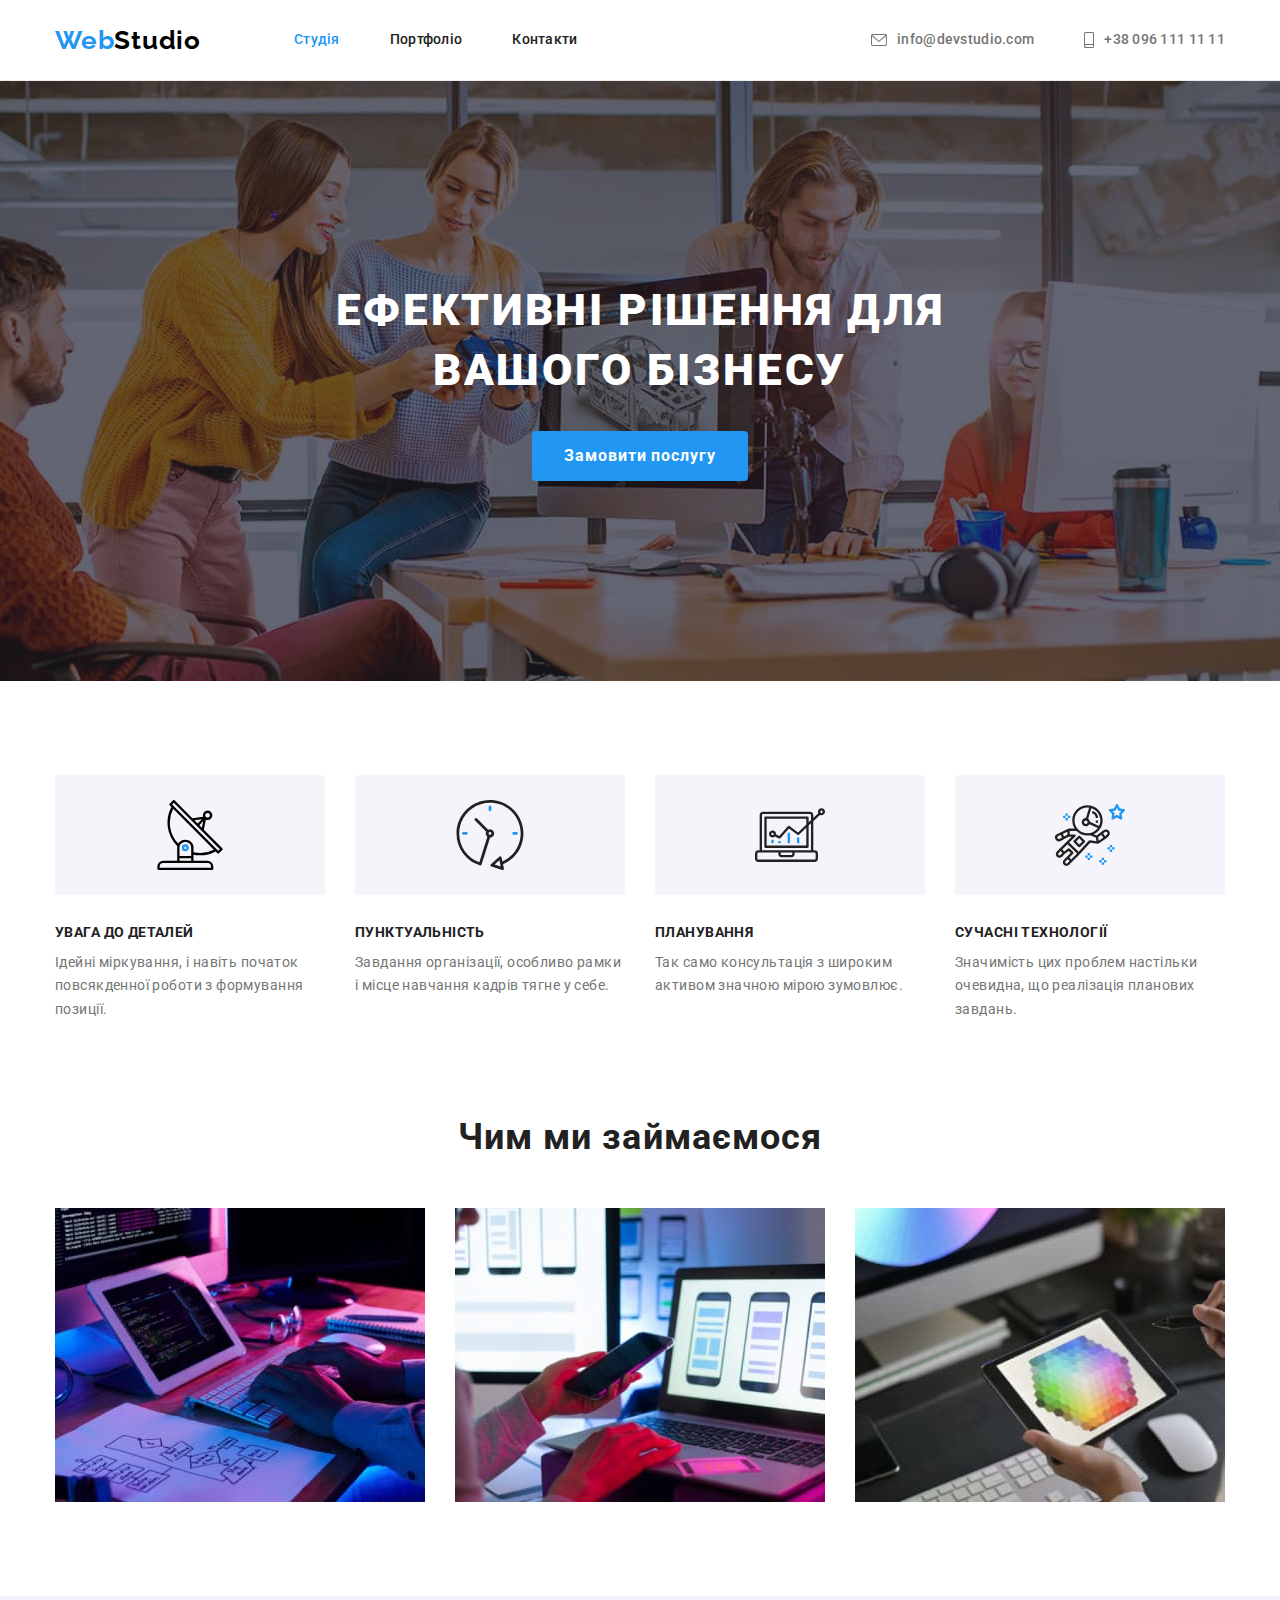
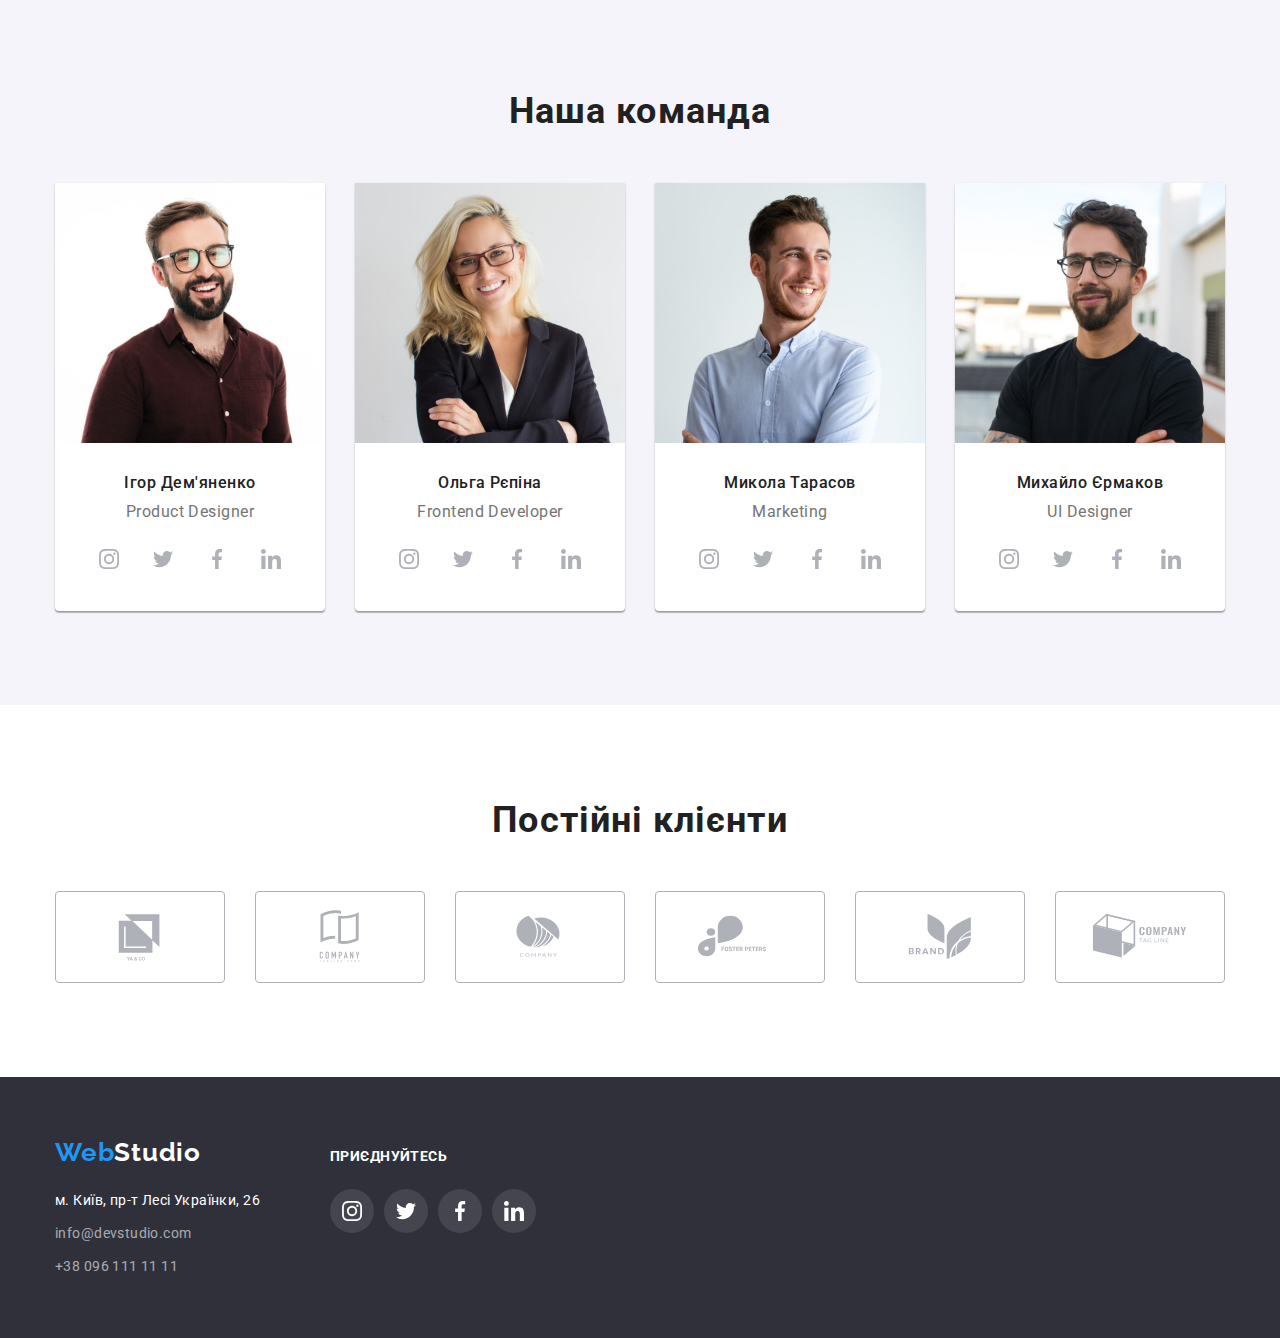
<file: index.html>
<!DOCTYPE html>
<html lang="uk">
  <head>
    <meta charset="UTF-8" />
    <meta http-equiv="X-UA-Compatible" content="IE=edge" />
    <meta name="viewport" content="width=device-width, initial-scale=1.0" />
    <title>Студія</title>
    <link rel="preconnect" href="https://fonts.googleapis.com" />
    <link rel="preconnect" href="https://fonts.gstatic.com" crossorigin />
    <link
      href="https://fonts.googleapis.com/css2?family=Raleway:wght@700&family=Roboto:wght@400;500;700;900&display=swap"
      rel="stylesheet"
    />
    <link rel="stylesheet" href="https://cdnjs.cloudflare.com/ajax/libs/modern-normalize/1.1.0/modern-normalize.min.css">
    <link rel="stylesheet" href="./css/styles.css " />
  </head>
  <body>
    <header class="header">
      <div class="container nav-contact">
      <nav class="nav-contact">
        <a lang="en" href="./index.html" class="logo">Web<span class="second-logo">Studio</span></a>
        <ul class="site-nav list">
          <li class="item"><a href="./index.html" class="link current">Студія</a></li>
          <li class="item"><a href="./portfolio.html" class="link">Портфоліо</a></li>
          <li class="item"><a href="" class="link">Контакти</a></li>
        </ul>
      </nav>
      <ul class="site-contact">
        <li class="item"><a href="mailto:info@devstudio.com" class="link"><svg class="mail-logo"><use href="./images/logo.svg#icon-envelope"></use></svg>info@devstudio.com</a></li>
        <li class="item"><a href="tel:+380961111111" class="link"><svg class="telephone-logo" ><use href="./images/logo.svg#icon-smartphone"></use></svg>+38 096 111 11 11</a></li>
      </ul>
    </div>
    </header>
    <main>
      <!--шапка-->
      <section class="hero">
        <div class="container">
        <h1 class="hero-title">Ефективні рішення для вашого бізнесу</h1>
        <button type="button" class="button">Замовити послугу</button>
      </div>
      </section>
      <!--особливості-->
      <section class="section">
        <div class="container">
        <h2 class="visually-hidden">Особливості</h2>
        <ul class="feature-list">
          <li class="item">
            <div class="thumb">
              <svg class="feature-icon icon-antena" wight="70" height="70">
                <use href="./images/logo.svg#icon-antenna"></use>
              </svg>
            </div>
            <h3 class="feature-title">увага до деталей</h3>
            <p>Ідейні міркування, і навіть початок повсякденної роботи з формування позиції.</p>
          </li>
          <li class="item">
            <div class="thumb">
              <svg class="feature-icon icon-clock" wight="70" height="70">
                <use href="./images/logo.svg#icon-clock"></use>
              </svg>
            </div>
            <h3 class="feature-title">пунктуальність</h3>
            <p>Завдання організації, особливо рамки і місце навчання кадрів тягне у себе.</p>
          </li>
          <li class="item">
            <div class="thumb">
              <svg class="feature-icon icon-diagram" wight="70" height="70">
                <use href="./images/logo.svg#icon-diagram"></use>
              </svg>
            </div>
            <h3 class="feature-title">планування</h3>
            <p>Так само консультація з широким активом значною мірою зумовлює.</p>
          </li>
          <li class="item">
            <div class="thumb">
              <svg class="feature-icon icon-astronaut" wight="70" height="70">
                <use href="./images/logo.svg#icon-astronaut"></use>
              </svg>
            </div>
            <h3 class="feature-title">сучасні технології</h3>
            <p>Значимість цих проблем настільки очевидна, що реалізація планових завдань.</p>
          </li>
        </ul>
      </div>
    </section>
      <!--Чим ми займаємось-->
      <section class="section work">
        <div class="container">
        <h2 class="section-title">Чим ми займаємося</h2>
        <ul class="work-list">
          <li class="pic"><img src="./images/img1.jpg" alt="Десктопні додатки" width="370" height="294" /></li>
          <li class="pic"><img src="./images/img2.jpg" alt="Мобільні додатки" width="370" height="294" /></li>
          <li class="pic"><img src="./images/img3.jpg" alt="Дизайнерські рішення" width="370" height="294" />
          </li>
        </ul>
      </div>
      </section>
      <!--Наша команда-->
      <section class="section team">
        <div class="container">
        <h2 class="section-title">Наша команда</h2>
        <ul class="team-list">
          <li class="card">
            <img class="photo" src="./images/img4.jpg" alt="фото Ігор Дем'яненко" width="270" height="260" />
            <div class="name">
            <h3 class="title">Ігор Дем'яненко</h3>
            <p lang="en" class="text">Product Designer</p>
            <ul class="team-social">
              <li class="item"><a class="link-social" href="./index.html" target="_blank" rel="noopener noreferrer">
                <svg class="logo-social" width="20" height="20">
                  <use href="./images/logo.svg#icon-instagram">
                  </use>
                </svg>
              </a></li>
              <li class="item"><a class="link-social" href="./index.html" target="_blank" rel="noopener noreferrer">
                <svg class="logo-social" width="20" height="20">
                  <use href="./images/logo.svg#icon-twitter">
                  </use>
                </svg>
              </a></li>
              <li class="item"><a class="link-social" href="./index.html" target="_blank" rel="noopener noreferrer">
                <svg class="logo-social" width="20" height="20">
                  <use href="./images/logo.svg#icon-facebook">
                  </use>
                </svg>
              </a></li>
              <li class="item"><a class="link-social" href="./index.html" target="_blank" rel="noopener noreferrer">
                <svg class="logo-social" width="20" height="20">
                  <use href="./images/logo.svg#icon-linkedin">
                  </use>
                </svg>
              </a></li>
            </ul>
            </div>
          </li>
          <li class="card">
            <img class="photo" src="./images/img5.jpg" alt="фото Ольга Рєпіна" width="270" height="260" />
            <div class="name">
            <h3 class="title">Ольга Рєпіна</h3>
            <p lang="en" class="text">Frontend Developer</p>
            <ul class="team-social">
              <li><a class="link-social" href="./index.html" target="_blank" rel="noopener noreferrer">
                  <svg width="20" height="20">
                    <use href="./images/logo.svg#icon-instagram">
                    </use>
                  </svg>
                </a></li>
              <li><a class="link-social" href="./index.html" target="_blank" rel="noopener noreferrer">
                  <svg width="20" height="20">
                    <use href="./images/logo.svg#icon-twitter">
                    </use>
                  </svg>
                </a></li>
              <li><a class="link-social" href="./index.html" target="_blank" rel="noopener noreferrer">
                  <svg width="20" height="20">
                    <use href="./images/logo.svg#icon-facebook">
                    </use>
                  </svg>
                </a></li>
              <li><a class="link-social" href="./index.html" target="_blank" rel="noopener noreferrer">
                  <svg width="20" height="20">
                    <use href="./images/logo.svg#icon-linkedin">
                    </use>
                  </svg>
                </a></li>
            </ul>
            </div>
          </li>
          <li class="card">
            <img class="photo" src="./images/img6.jpg" alt="фото Микола Тарасов" width="270" height="260" />
            <div class="name">
            <h3 class="title">Микола Тарасов</h3>
            <p lang="en" class="text">Marketing</p>
            <ul class="team-social">
              <li><a class="link-social" href="./index.html" target="_blank" rel="noopener noreferrer">
                  <svg width="20" height="20">
                    <use href="./images/logo.svg#icon-instagram">
                    </use>
                  </svg>
                </a></li>
              <li><a class="link-social" href="./index.html" target="_blank" rel="noopener noreferrer">
                  <svg width="20" height="20">
                    <use href="./images/logo.svg#icon-twitter">
                    </use>
                  </svg>
                </a></li>
              <li><a class="link-social" href="./index.html" target="_blank" rel="noopener noreferrer">
                  <svg width="20" height="20">
                    <use href="./images/logo.svg#icon-facebook">
                    </use>
                  </svg>
                </a></li>
              <li><a class="link-social" href="./index.html" target="_blank" rel="noopener noreferrer">
                  <svg width="20" height="20">
                    <use href="./images/logo.svg#icon-linkedin">
                    </use>
                  </svg>
                </a></li>
            </ul>
            </div>
          </li>
          <li class="card">
            <img class="photo" src="./images/img7.jpg" alt="фото Михайло Єрмаков" width="270" height="260" />
            <div class="name">
            <h3 class="title">Михайло Єрмаков</h3>
            <p lang="en" class="text">UI Designer</p>
            <ul class="team-social">
              <li><a class="link-social" href="./index.html" target="_blank" rel="noopener noreferrer">
                  <svg width="20" height="20">
                    <use href="./images/logo.svg#icon-instagram">
                    </use>
                  </svg>
                </a></li>
              <li><a class="link-social" href="./index.html" target="_blank" rel="noopener noreferrer">
                  <svg width="20" height="20">
                    <use href="./images/logo.svg#icon-twitter">
                    </use>
                  </svg>
                </a></li>
              <li><a class="link-social" href="./index.html" target="_blank" rel="noopener noreferrer">
                  <svg width="20" height="20">
                    <use href="./images/logo.svg#icon-facebook">
                    </use>
                  </svg>
                </a></li>
              <li><a class="link-social" href="./index.html" target="_blank" rel="noopener noreferrer">
                  <svg width="20" height="20">
                    <use href="./images/logo.svg#icon-linkedin">
                    </use>
                  </svg>
                </a></li>
            </ul>
            </div>
          </li>
        </ul>
      </div>
      </section>
      <section class="section">
        <div class="container">
          <h2 class="section-title">Постійні клієнти</h2>
          <ul class="client-list">
            <li class="item"><a class="link" href="./index.html" target="_blank" rel="noopener noreferrer">
              <svg class="logo-company" width="106" height="60">
                <use href="./images/logo.svg#icon-logo1"></use>
              </svg>
            </a></li>
            <li class="item"><a class="link" href="./index.html" target="_blank" rel="noopener noreferrer">
              <svg class="logo-company" width="106" height="60">
                <use href="./images/logo.svg#icon-logo2"></use>
              </svg>
            </a></li>
            <li class="item"><a class="link" href="./index.html" target="_blank" rel="noopener noreferrer">
              <svg class="logo-company" width="106" height="60">
                <use href="./images/logo.svg#icon-logo3"></use>
              </svg>
            </a></li>
            <li class="item"><a class="link" href="./index.html" target="_blank" rel="noopener noreferrer">
              <svg class="logo-company" width="106" height="60">
                <use href="./images/logo.svg#icon-logo4"></use>
              </svg>
            </a></li>
            <li class="item"><a class="link" href="./index.html" target="_blank" rel="noopener noreferrer">
              <svg class="logo-company" width="106" height="60">
                <use href="./images/logo.svg#icon-logo5"></use>
              </svg>
            </a></li>
            <li class="item"><a class="link" href="./index.html" target="_blank" rel="noopener noreferrer">
              <svg class="logo-company" width="106" height="60">
                <use href="./images/logo.svg#icon-logo6"></use>
              </svg>
            </a></li>
          </ul>
        </div>
      </section>
    </main>
    <footer class="section footer">
      <div class="container">
      <div class="footer-adress">
      <a lang="en" href="./index.html" class="logo">Web<span class="logo-studio">Studio</span></a>
      <address class="address-box">
        <ul>
          <li class="item">
            <a
              href="https://goo.gl/maps/CPtrU1FHBa2aNyZL9"
              class="link map"
              target="_blank"
              rel="noopener noreferrer nofollow"
              >м. Київ, пр-т Лесі Українки, 26</a
            >
          </li>
          <li class="item"><a href="mailto:info@devstudio.com" class="link">info@devstudio.com</a> <br /></li>
          <li class="item"><a href="tel:+380961111111" class="link">+38 096 111 11 11</a></li>
        </ul>
      </address>
      </div>
      <div class="footer-media">
        <b class="join-in">приєднуйтесь</b>
        <ul class="footer-social">
          <li class="item"><a class="link-social" href="./index.html" target="_blank" rel="noopener noreferrer">
              <svg class="logo-social" width="20" height="20">
                <use href="./images/logo.svg#icon-instagram">
                </use>
              </svg>
            </a></li>
          <li class="item"><a class="link-social" href="./index.html" target="_blank" rel="noopener noreferrer">
              <svg class="logo-social" width="20" height="20">
                <use href="./images/logo.svg#icon-twitter">
                </use>
              </svg>
            </a></li>
          <li class="item"><a class="link-social" href="./index.html" target="_blank" rel="noopener noreferrer">
              <svg class="logo-social" width="20" height="20">
                <use href="./images/logo.svg#icon-facebook">
                </use>
              </svg>
            </a></li>
          <li class="item"><a class="link-social" href="./index.html" target="_blank" rel="noopener noreferrer">
              <svg class="logo-social" width="20" height="20">
                <use href="./images/logo.svg#icon-linkedin">
                </use>
              </svg>
            </a></li>
        </ul>
      </div>
      </div>
    </footer>
  </body>
</html>
</file>
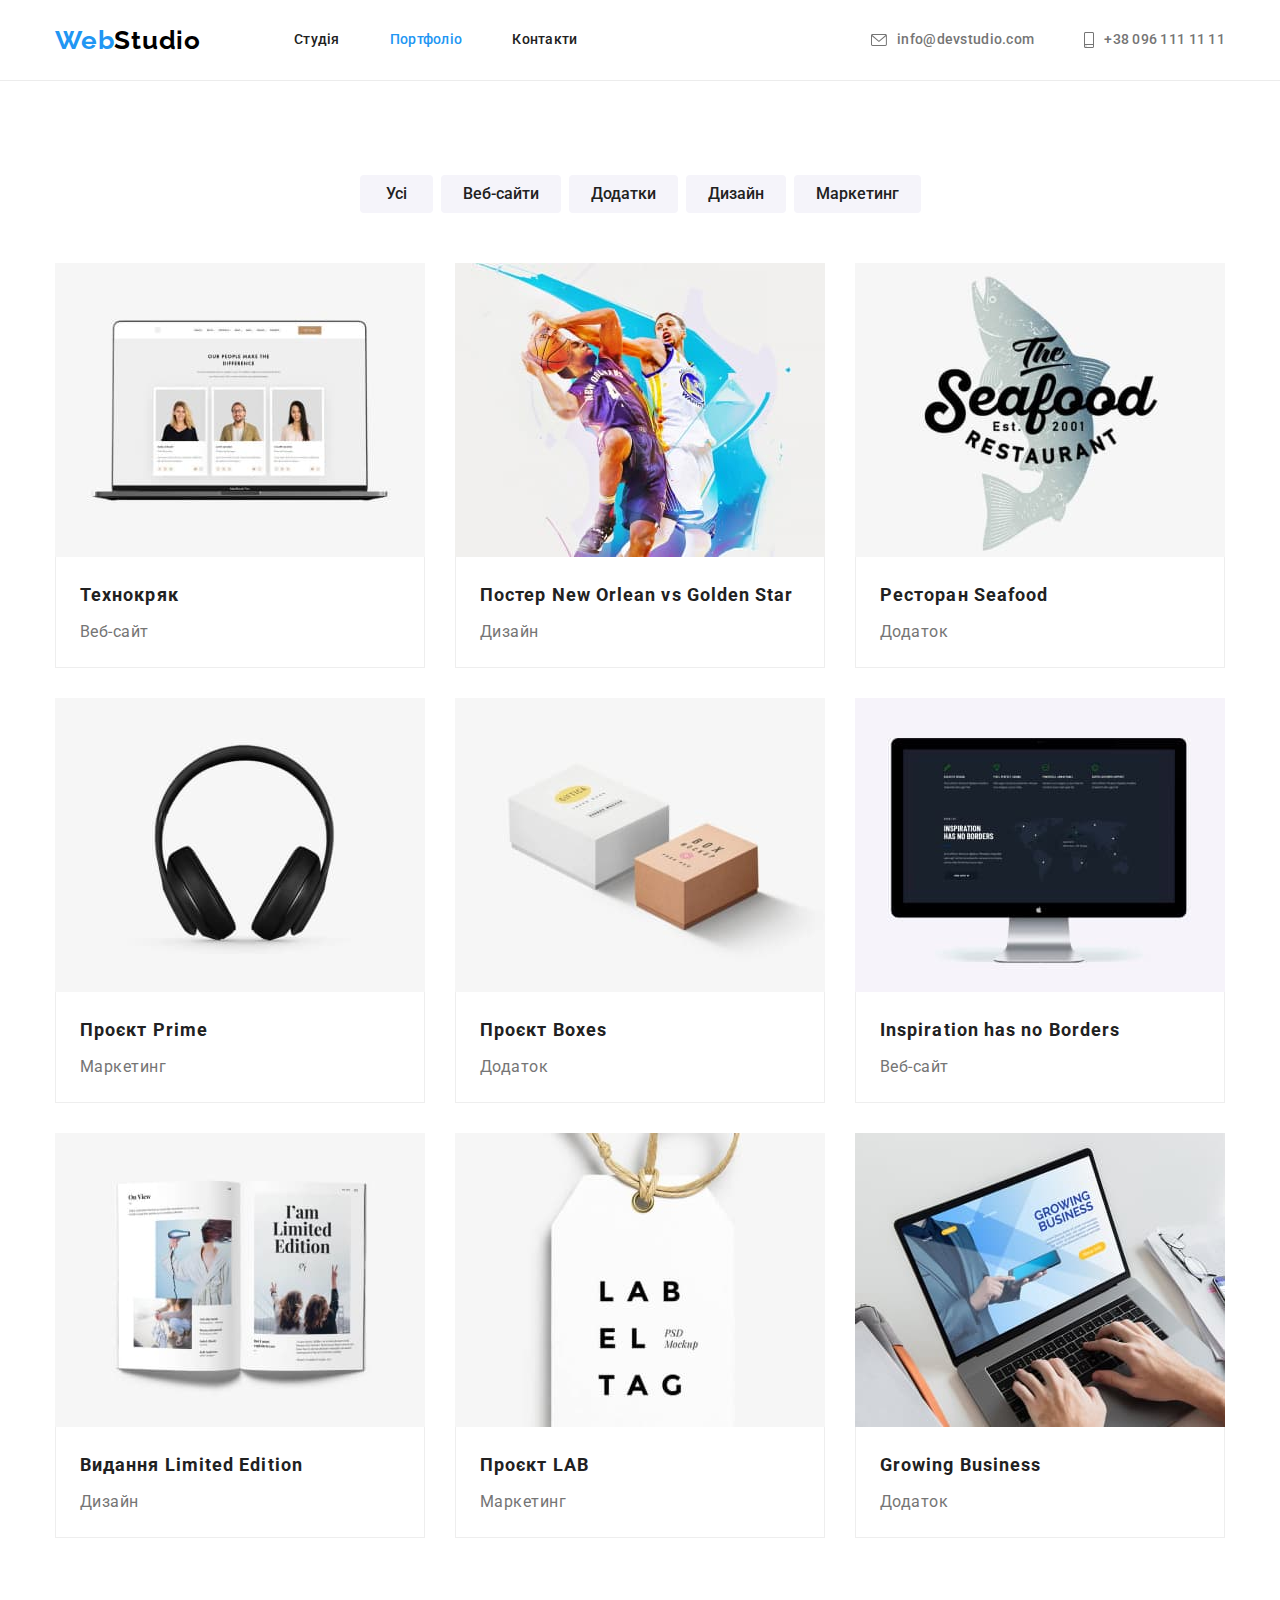
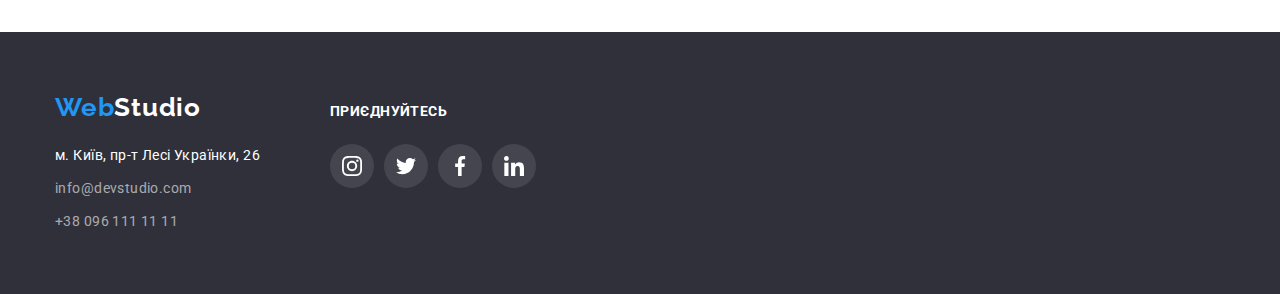
<file: portfolio.html>
<!DOCTYPE html>
<html lang="uk">
  <head>
    <meta charset="UTF-8" />
    <meta http-equiv="X-UA-Compatible" content="IE=edge" />
    <meta name="viewport" content="width=device-width, initial-scale=1.0" />
    <title>Портфоліо</title>
    <link rel="preconnect" href="https://fonts.googleapis.com" />
    <link rel="preconnect" href="https://fonts.gstatic.com" crossorigin />
    <link
      href="https://fonts.googleapis.com/css2?family=Raleway:wght@700&family=Roboto:wght@400;500;700;900&display=swap"
      rel="stylesheet"
    />
    <link rel="stylesheet" href="https://cdnjs.cloudflare.com/ajax/libs/modern-normalize/1.1.0/modern-normalize.min.css">
    <link rel="stylesheet" href="./css/styles.css" />
  </head>
  <body>
    <header class="header">
      <div class="container nav-contact">
        <nav class="nav-contact">
          <a lang="en" href="./index.html" class="logo">Web<span class="second-logo">Studio</span></a>
          <ul class="site-nav list">
            <li class="item"><a href="./index.html" class="link">Студія</a></li>
            <li class="item"><a href="./portfolio.html" class="link current">Портфоліо</a></li>
            <li class="item"><a href="" class="link">Контакти</a></li>
          </ul>
        </nav>
        <ul class="site-contact">
          <li class="item"><a href="mailto:info@devstudio.com" class="link"><svg class="mail-logo">
                <use href="./images/logo.svg#icon-envelope"></use>
              </svg>info@devstudio.com</a></li>
          <li class="item"><a href="tel:+380961111111" class="link"><svg class="telephone-logo">
                <use href="./images/logo.svg#icon-smartphone"></use>
              </svg>+38 096 111 11 11</a></li>
        </ul>
      </div>
    </header>
    <main>
      <!--Портфоліо-->
      <section class="section">
        <div class="container"> 
        <h1 class="visually-hidden">Портфоліо</h1>
        <ul class="list-filter">
          <li class="item"><button type="button" class="button-filter">Усі</button></li>
          <li class="item"><button type="button" class="button-filter">Веб-сайти</button></li>
          <li class="item"><button type="button" class="button-filter">Додатки</button></li>
          <li class="item"><button type="button" class="button-filter">Дизайн</button></li>
          <li class="item"><button type="button" class="button-filter">Маркетинг</button></li>
        </ul>
        <ul class="list-portfolio">
          <li class="element">
            <a href="" target="_blank" rel="noopener noreferrer" class="list-link"><img class="pic" src="./images/portfolio/img1.jpg" alt="ноутбук з фото команди" width="370" />
              <div class="name">
              <h2 class="portfolio-title">Технокряк</h2>
              <p class="portfolio-text">Веб-сайт</p>
              </div>
            </a>
          </li>
          <li class="element">
            <a href="" target="_blank" rel="noopener noreferrer" class="list-link"><img class="pic" src="./images/portfolio/img2.jpg" alt="постер гра в баскетбол" width="370" />
              <div class="name">
              <h2 class="portfolio-title">Постер New Orlean vs Golden Star</h2>
              <p class="portfolio-text">Дизайн</p>
              </div>
            </a>
          </li>
          <li class="element">
            <a href="" target="_blank" rel="noopener noreferrer" class="list-link"><img class="pic" src="./images/portfolio/img3.jpg" alt="назва ресторану на фоні риби" width="370"/>
              <div class="name">
              <h2 class="portfolio-title">Ресторан Seafood</h2>
              <p class="portfolio-text">Додаток</p>
              </div>
            </a>
          </li>
          <li class="element">
            <a href="" target="_blank" rel="noopener noreferrer" class="list-link"><img class="pic" src="./images/portfolio/img4.jpg" alt="навушники" width="370" />
              <div class="name">
              <h2 class="portfolio-title">Проєкт Prime</h2>
              <p class="portfolio-text">Маркетинг</p>
              </div>
            </a>
          </li>
          <li class="element">
            <a href="" target="_blank" rel="noopener noreferrer" class="list-link"><img class="pic" src="./images/portfolio/img5.jpg" alt="коричневий та білий бокси" width="370" />
              <div class="name">
              <h2 class="portfolio-title">Проєкт Boxes</h2>
              <p class="portfolio-text">Додаток</p>
              </div>
            </a>
          </li>
          <li class="element">
            <a href="" target="_blank" rel="noopener noreferrer" class="list-link"><img class="pic" src="./images/portfolio/img6.jpg" alt="монітор" width="370" />
              <div class="name">
              <h2 class="portfolio-title">Inspiration has no Borders</h2>
              <p class="portfolio-text">Веб-сайт</p>
              </div>
            </a>
          </li>
          <li class="element">
            <a href="" target="_blank" rel="noopener noreferrer" class="list-link"><img class="pic" src="./images/portfolio/img7.jpg" alt="книга" width="370" />
              <div class="name">
              <h2 class="portfolio-title">Видання Limited Edition</h2>
              <p class="portfolio-text">Дизайн</p>
              </div>
            </a>  
          </li>
          <li class="element">
            <a href="" target="_blank" rel="noopener noreferrer" class="list-link"><img class="pic" src="./images/portfolio/img8.jpg" alt="етикетка з лейбом" width="370" />
              <div class="name">
              <h2 class="portfolio-title">Проєкт LAB</h2>
              <p class="portfolio-text">Маркетинг</p>
              </div>
            </a>
          </li>
          <li class="element">
            <a href="" target="_blank" rel="noopener noreferrer" class="list-link"><img class="pic" src="./images/portfolio/img9.jpg" alt="ноутбук" width="370" />
              <div class="name">
              <h2 class="portfolio-title">Growing Business</h2>
              <p class="portfolio-text">Додаток</p>
              </div>
            </a>
          </li>
        </ul>
        </div>
      </section>
    </main>
    <footer class="section footer">
      <div class="container">
        <div class="footer-adress">
          <a lang="en" href="./index.html" class="logo">Web<span class="logo-studio">Studio</span></a>
          <address class="address-box">
            <ul>
              <li class="item">
                <a href="https://goo.gl/maps/CPtrU1FHBa2aNyZL9" class="link map" target="_blank"
                  rel="noopener noreferrer nofollow">м. Київ, пр-т Лесі Українки, 26</a>
              </li>
              <li class="item"><a href="mailto:info@devstudio.com" class="link">info@devstudio.com</a> <br /></li>
              <li class="item"><a href="tel:+380961111111" class="link">+38 096 111 11 11</a></li>
            </ul>
          </address>
        </div>
        <div class="footer-media">
          <b class="join-in">приєднуйтесь</b>
          <ul class="footer-social">
            <li class="item"><a class="link-social" href="./index.html" target="_blank" rel="noopener noreferrer">
                <svg class="logo-social" width="20" height="20">
                  <use href="./images/logo.svg#icon-instagram">
                  </use>
                </svg>
              </a></li>
            <li class="item"><a class="link-social" href="./index.html" target="_blank" rel="noopener noreferrer">
                <svg class="logo-social" width="20" height="20">
                  <use href="./images/logo.svg#icon-twitter">
                  </use>
                </svg>
              </a></li>
            <li class="item"><a class="link-social" href="./index.html" target="_blank" rel="noopener noreferrer">
                <svg class="logo-social" width="20" height="20">
                  <use href="./images/logo.svg#icon-facebook">
                  </use>
                </svg>
              </a></li>
            <li class="item"><a class="link-social" href="./index.html" target="_blank" rel="noopener noreferrer">
                <svg class="logo-social" width="20" height="20">
                  <use href="./images/logo.svg#icon-linkedin">
                  </use>
                </svg>
              </a></li>
          </ul>
        </div>
      </div>
    </footer>
  </body>
</html>
</file>
<file: css/styles.css>
/* основний колір тексту #212121 */
/* додатковий колір тексту #757575 */
/* акцент #2196F3 */
/* білий #FFFFFF */
/* основний колір фону #FFFFFF */
/* додатковий колір фону герой та футер #2F303A */
/* додатковий колір фону наша команда #F5F4FA  */
/* мейл та моб в футері rgba(255, 255, 255, 0.6) */


html {
  box-sizing: border-box;
}

*,
*::before,
*::after {
  box-sizing: inherit;
}

:root {
  --primary-text-color: #757575;
  --title-text-color: #212121;
  --accent-color: #2196f3;
  --primary-white-color: #ffffff;
  --primary-bg-color: #ffffff;
  --address-text-color: rgba(255, 255, 255, 0.6);
  --secondary-bg-color: #2f303a;
  --team-bg-color: #f5f4fa;
  --button-active-bg-color: #188CE8;
  --third-bg-color: #AFB1B8;
}

body {
  margin: 0;

  color: var(--primary-text-color);
  background-color: var(--primary-bg-color);
  font-family: 'Roboto', sans-serif;
  font-size: 14px;
  line-height: 1.71;
  letter-spacing: 0.03em;
}

h1, h2, h3, h4, h5, h6,
ul,
p {
  padding: 0;
  margin: 0;
}

/* HEADER */

/* logo */

.header {
  border-bottom: 1px solid #ECECEC;;
}

.nav-contact {
  display: flex;
  align-items: center;
}

.logo {
  /* margin-bottom: 20px; */

  color: var(--accent-color);
  font-family: 'Raleway', sans-serif;
  font-weight: 700;
  font-size: 26px;
  line-height: 1.19;
  letter-spacing: 0.03em;
  text-decoration: none;
}

.second-logo {
  color: #000000;
}

ul {
  list-style: none;
}

/* site-nav */

.site-nav {
  display: flex;
  margin-left: 93px;
}

.site-nav .item + .item {
  margin-left: 50px;
}

.site-nav .link {
  display: block;
  padding-top: 32px;
  padding-bottom: 32px;

  color: var(--title-text-color);
  font-weight: 500;
  font-size: 14px;
  line-height: 1.14;
  letter-spacing: 0.02em;
  text-decoration: none;
 
}

.site-nav .link:hover,
.site-nav .link:focus {
  color: var(--accent-color);
}

/* site-contact */

.site-contact {
  display: flex;
  margin-left: auto;
}

.site-contact .item + .item {
  margin-left: 50px;
}

.site-contact .link {
  display: flex;
  padding-top: 32px;
  padding-bottom: 32px;
  align-items: center;

  color: var(--primary-text-color);
  font-weight: 500;
  font-size: 14px;
  line-height: 1.14;
  letter-spacing: 0.02em;
  text-decoration: none;
}

.site-contact .link:hover,
.site-contact .link:focus {
  color: var(--accent-color);
}

.site-nav .link.current {
  color: var(--accent-color);
}

.mail-logo {
  width: 16px;
  height: 12px;
  margin-right: 10px;
  fill: currentColor;
}

.telephone-logo {
  width: 10px;
  height: 16px;
  margin-right: 10px;
  fill: currentColor;
}

/* Стилі для index.html */
/* MAIN */
/* hero */

.hero {
  margin: 0 auto;
  padding-top: 200px;
  padding-bottom: 200px;
  max-width: 1600px;
  padding-left: 15px;
  padding-right: 15px;
  background: linear-gradient(rgba(47, 48, 58, 0.4), rgba(47, 48, 58, 0.4)), url(../images/bghero.jpg);
  background-size: cover;
  background-position: center;
  background-repeat: no-repeat;
  text-align: center;
}

.hero-title {
  max-width: 696px;
  margin: 0 auto 30px;

  color: var(--primary-white-color);
  font-weight: 900;
  font-size: 44px;
  line-height: 1.36;
  letter-spacing: 0.06em;
  text-transform: uppercase;
}

.button {
  display: inline-block;
  border-radius: 4px;
  padding: 10px 32px;
  min-width: 216px;
  border: none;

  color: var(--primary-white-color);
  background-color: var(--accent-color);
  font-family: inherit;
  font-weight: 700;
  font-size: 16px;
  line-height: 1.87;
  letter-spacing: 0.06em;
  cursor: pointer;
}

.button:hover,
.button:focus {
  background-color: var(--button-active-bg-color)
}

/* section */

.section {
  padding: 94px 0;

}

.container {
  width: 1200px;
  padding-left: 15px;
  padding-right: 15px;
  margin-left: auto;
  margin-right: auto;
}

.section-title {
  margin-bottom: 50px;
  
  color: var(--title-text-color);
  font-weight: 700;
  font-size: 36px;
  line-height: 1.17;
  text-align: center;
  letter-spacing: 0.03em;
}

/* Особливості */

.visually-hidden {
  position: absolute;
  white-space: nowrap;
  width: 1px;
  height: 1px;
  overflow: hidden;
  border: 0;
  padding: 0;
  clip: rect(0 0 0 0);
  clip-path: inset(50%);
  margin: -1px;
}

.feature-list {
  display: flex;
}

.feature-list .item {
  width: 270px;
}

.feature-list .item + .item {
  margin-left: 30px;
}

.feature-list .thumb {
  display: flex;
  width: 270px;
  height: 120px;
  margin-bottom: 30px;
  align-items: center;
  justify-content: center;

  background-color: var(--team-bg-color);
  border-radius: 4px;
}

.feature-title {
  margin-bottom: 10px;

  color: var(--title-text-color);
  font-weight: 700;
  font-size: 14px;
  line-height: 1.14;
  letter-spacing: 0.03em;
  text-transform: uppercase;
}

/* Чим ми займаємось */

.section.work {
  padding-top: 0;
}

.work-list {
  display: flex;
}

.work-list .pic {
  height: 294px;
}

.work-list .pic + .pic {
  margin-left: 30px;
}

/* Наша команда */

.team {
  background-color: var(--team-bg-color);
}

.team-list {
  display: flex;
}

.team .card {
  background-color: var(--primary-bg-color);
  text-align: center;
  
  box-shadow: 0px 1px 3px rgba(0, 0, 0, 0.12), 0px 1px 1px rgba(0, 0, 0, 0.14), 0px 2px 1px rgba(0, 0, 0, 0.2);
  border-radius: 0px 0px 4px 4px;
}

.team .card + .card {
  margin-left: 30px;
}

.card .name {
  padding: 30px 32px;
}

.card .photo {
  display: block;
  max-width: 100%;
}

.team-list .title {
  margin-bottom: 10px;

  color: var(--title-text-color);
  font-weight: 500;
  font-size: 16px;
  line-height: 1.19;
  letter-spacing: 0.03em;
}

.team-list .text {
  color: var(--primary-text-color);
  font-size: 16px;
  line-height: 1.19;
  letter-spacing: 0.03em;
}

.team-social {
  display: flex;
  margin-top: 16px;
  align-items: center;
  justify-content: center;
  gap: 10px;
  color: var(--third-bg-color);
}

.team-social .link-social {
  display: block;
  padding: 12px;
  height: 44px;
  color: inherit;
  fill: currentColor;
  border-radius: 50%;
}

.team-social .link-social:hover,
.team-social .link-social:focus {
  background-color: var(--accent-color);
  color: var(--primary-white-color);
}

/* client-list */

.client-list {
  display: flex;
  gap: 30px;
}

.client-list .link {
  display: flex;
  align-items: center;
  justify-content: center;
  width: 170px; 
  height: 92px;
  border: 1px solid var(--third-bg-color);
  border-radius: 4px;
  fill: var(--third-bg-color);
}

.client-list .link:hover,
.client-list .link:focus {
  fill: var(--accent-color);
  border: 1px solid var(--accent-color);
}

/* FOOTER */

.footer {
  padding: 60px 0;

  background-color: var(--secondary-bg-color);
}

.footer>.container {
  display: flex;
  align-items: baseline;
}

.logo-studio {
  color: var(--primary-white-color);
}

.address-box {
  margin-top: 20px;
}

.address-box .item + .item {
  margin-top: 9px;
}

.address-box .link {
  color: var(--address-text-color);
  font-style: normal;
  font-size: 14px;
  line-height: 1.71;
  letter-spacing: 0.03em;
  text-decoration: none;
}

.address-box .link.map {
  color: var(--primary-white-color);
  font-style: normal;
  font-size: 14px;
  line-height: 1.71;
  letter-spacing: 0.03em;
  text-decoration: none;
}

.address-box .link:hover,
.address-box .link:focus {
  color: var(--accent-color);
}

.footer-media {
  margin-left: 70px;
}

.join-in {
    font-weight: 700;
    line-height: 1.14;
    letter-spacing: 0.03em;
    text-transform: uppercase;
  
    color: var(--primary-bg-color);
}

.footer-social {
    display: flex;
    margin-top: 20px;
    align-items: center;
    justify-content: center;
    gap: 10px;
    color: var(--primary-white-color);
}

.footer-social .link-social {
  display: block;
  padding: 12px;
  height: 44px;
  color: inherit;
  fill: currentColor;
  border-radius: 50%;
  background-color:rgba(255, 255, 255, 0.1);
}

.footer-social .link-social:hover,
.footer-social .link-social:focus {
  background-color: var(--accent-color);
}
/* Стилі для сторінки Портфоліо */

.list-filter {
  display: flex;
  justify-content: center;
  margin-bottom: 50px;
}

.list-filter .item + .item {
  margin-left: 8px;
}

.button-filter {
  display: inline-block;
  border-radius: 4px;
  padding: 6px 22px;
  min-width: 73px;
  border: transparent;

  color: var(--title-text-color);
  background: var(--team-bg-color);
  font-family: inherit;
  font-weight: 500;
  font-size: 16px;
  line-height: 1.62;
  cursor: pointer;
}

.button-filter:hover,
.button-filter:focus {
  color: var(--primary-white-color);
  background-color: var(--accent-color);
  box-shadow: 0px 3px 1px rgba(0, 0, 0, 0.1), 0px 1px 2px rgba(0, 0, 0, 0.08), 0px 2px 2px rgba(0, 0, 0, 0.12);
}

.list-portfolio {
  display: flex;
  flex-wrap: wrap;
  gap: 30px;
}

.element .name {
  padding: 20px 24px;
  border: 1px solid #EEEEEE;
  border-top: none;
}

.portfolio-title {
  color: var(--title-text-color);
  font-weight: 700;
  font-size: 18px;
  line-height: 2;
  letter-spacing: 0.06em;
}

.portfolio-text {
  margin-top: 4px;

  font-size: 16px;
  line-height: 1.88;
  letter-spacing: 0.03em;
}

.list-portfolio .list-link {
  display: block;
  text-decoration: none;
  color: var(--primary-text-color);
}

.list-portfolio .list-link:hover,
.list-portfolio .list-link:focus {
  box-shadow: 0px 1px 1px rgba(0, 0, 0, 0.12), 0px 4px 4px rgba(0, 0, 0, 0.06), 1px 4px 6px rgba(0, 0, 0, 0.16);
}

.list-link .pic {
  display: block;
}
</file>
